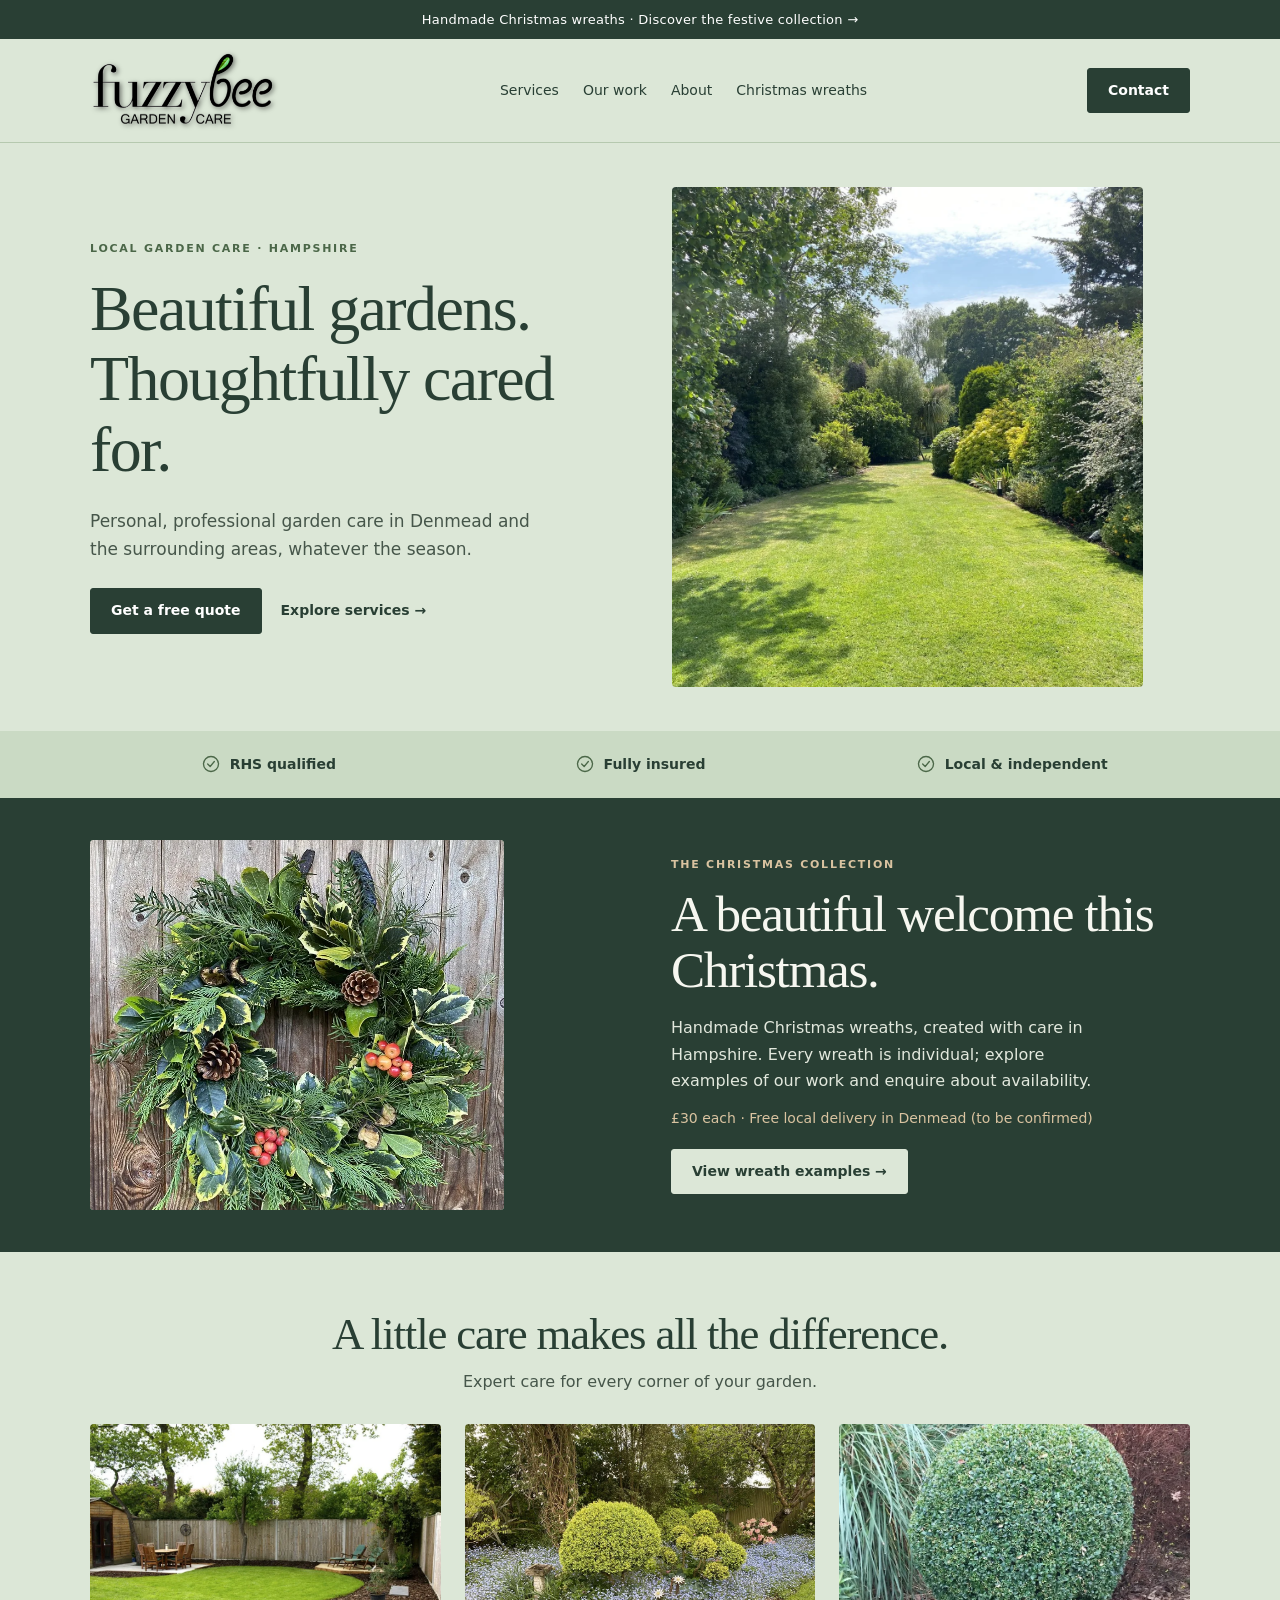
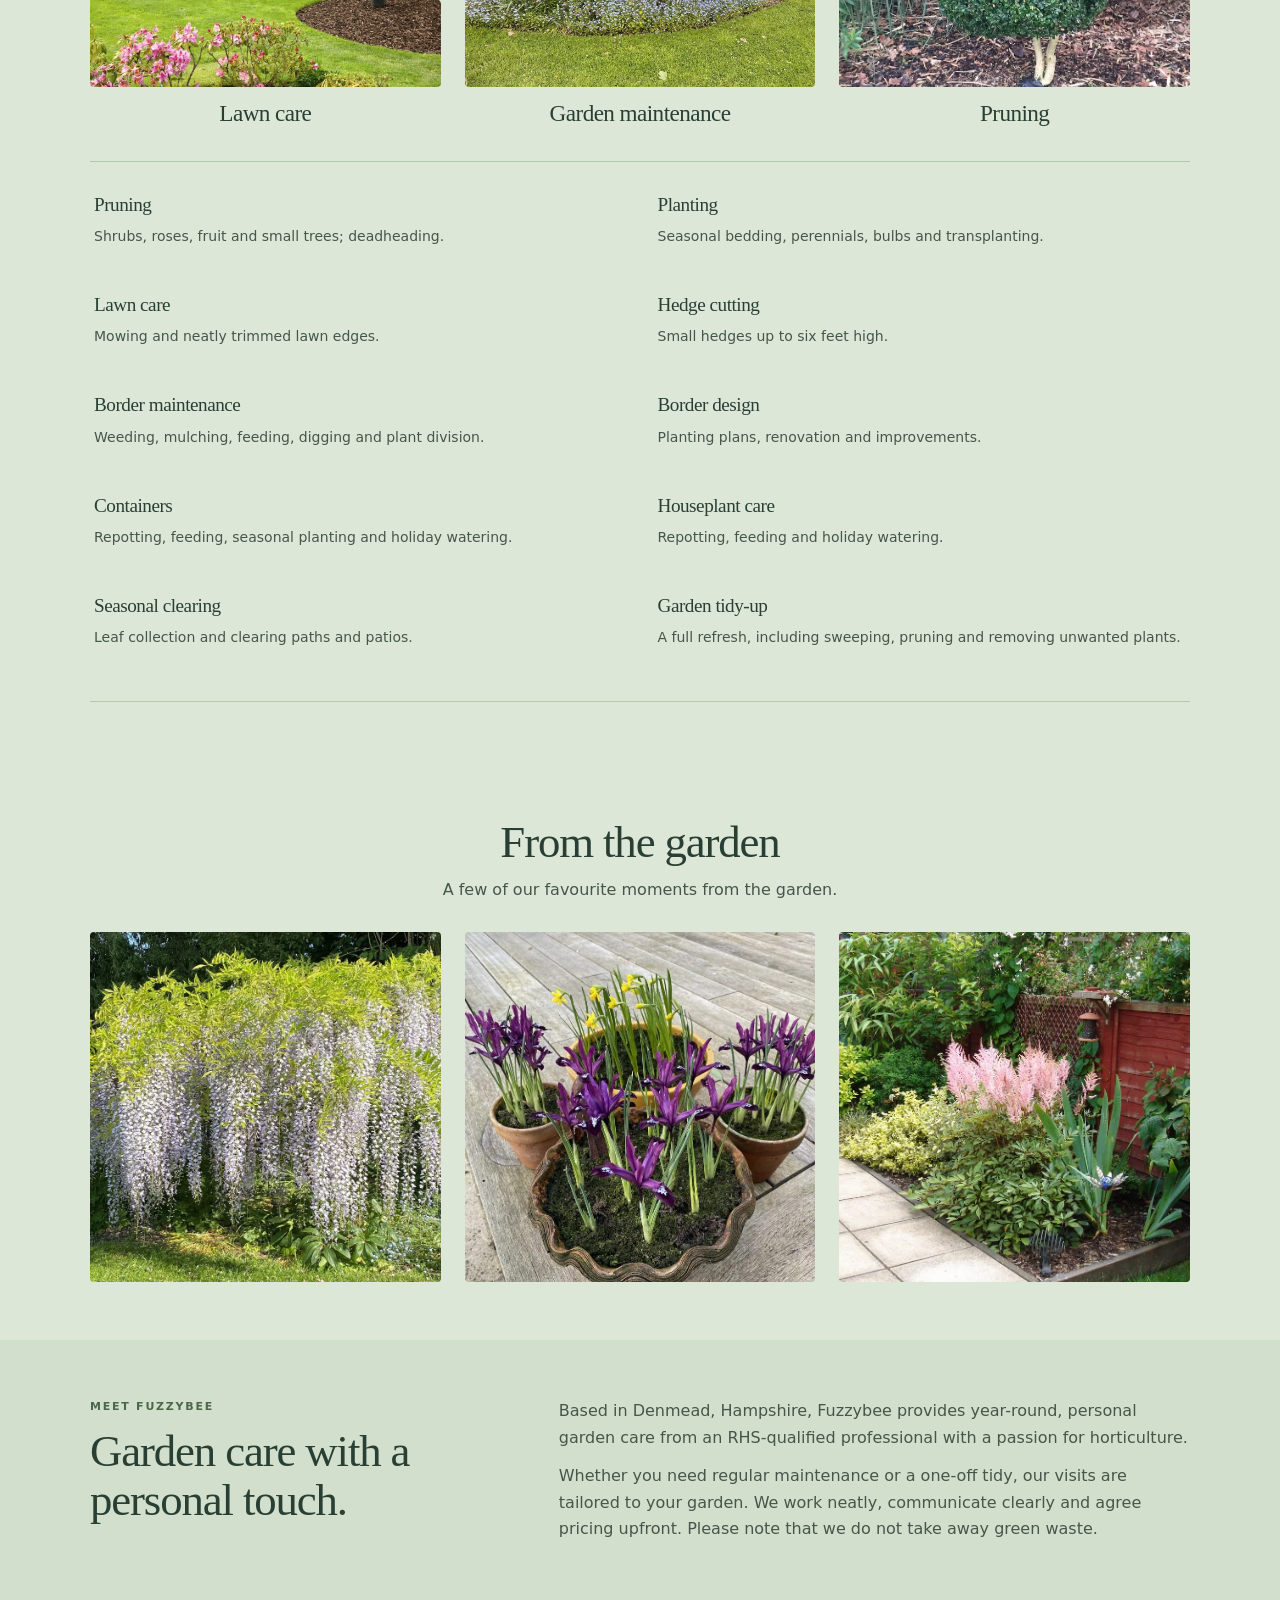
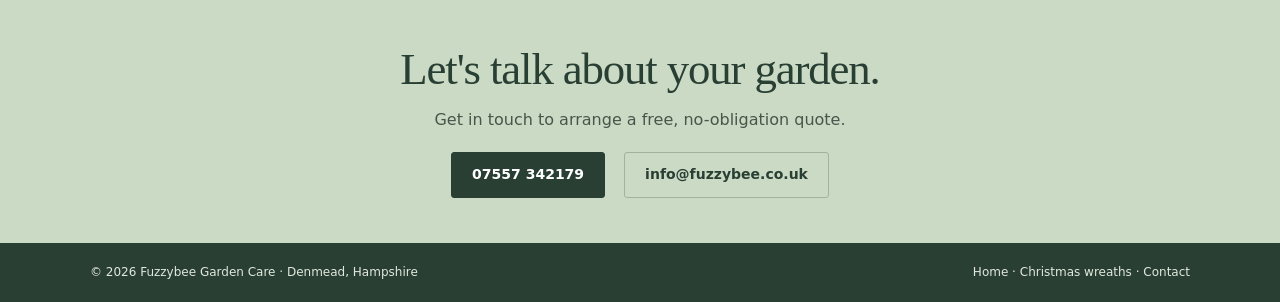
<file: index.html>
<!DOCTYPE html>

<html lang="en-GB"><head><meta charset="utf-8"/><meta content="width=device-width, initial-scale=1" name="viewport"/><meta content="Fuzzybee Garden Care — professional, personal garden maintenance in Denmead, Hampshire." name="description"/><title>Fuzzybee Garden Care | Denmead, Hampshire</title><link href="style.css" rel="stylesheet"/><script defer="" src="site.js"></script></head><body><div class="announcement"><a href="wreaths.html">Handmade Christmas wreaths · Discover the festive collection →</a></div><header><div class="wrap nav"><a aria-label="Fuzzybee Garden Care home" class="brand" href="#home"><img alt="Fuzzybee Garden Care" decoding="async" height="157" src="images/logo.png" width="362"/></a><nav aria-label="Main navigation"><a href="#services">Services</a><a href="#gallery">Our work</a><a href="#about">About</a><a href="wreaths.html">Christmas wreaths</a></nav><a class="btn" href="#contact">Contact</a></div></header><main id="home"><section class="wrap hero"><div><div class="eyebrow">Local garden care · Hampshire</div><h1>Beautiful gardens.<br/>Thoughtfully cared for.</h1><p>Personal, professional garden care in Denmead and the surrounding areas, whatever the season.</p><div class="actions"><a class="btn" href="#contact">Get a free quote</a><a class="textlink" href="#services">Explore services →</a></div></div><figure class="photo"><img alt="Homepage hero" decoding="async" fetchpriority="high" height="1200" src="images/hero.webp" style="transform:none;filter:none;object-position:center" width="1600"/></figure></section><section aria-label="Our credentials" class="trust"><div class="wrap"><span><svg aria-hidden="true" viewbox="0 0 24 24"><circle cx="12" cy="12" r="9"></circle><path d="m8 12 3 3 5-6" stroke-linecap="round" stroke-linejoin="round"></path></svg>RHS qualified</span><span><svg aria-hidden="true" viewbox="0 0 24 24"><circle cx="12" cy="12" r="9"></circle><path d="m8 12 3 3 5-6" stroke-linecap="round" stroke-linejoin="round"></path></svg>Fully insured</span><span><svg aria-hidden="true" viewbox="0 0 24 24"><circle cx="12" cy="12" r="9"></circle><path d="m8 12 3 3 5-6" stroke-linecap="round" stroke-linejoin="round"></path></svg>Local &amp; independent</span></div></section><section class="season"><div class="wrap"><figure class="photo"><img alt="Example of a handmade Fuzzybee Christmas wreath" decoding="async" height="1100" loading="lazy" src="images/wreath-02.webp" style="transform:none;filter:none;object-position:center;object-position:50% 47%" width="825"/></figure><div><div class="eyebrow">The Christmas collection</div><h2>A beautiful welcome this Christmas.</h2><p>Handmade Christmas wreaths, created with care in Hampshire. Every wreath is individual; explore examples of our work and enquire about availability.</p><div class="price">£30 each · Free local delivery in Denmead (to be confirmed)</div><a class="btn light" href="wreaths.html">View wreath examples →</a></div></div></section><section class="wrap section center" id="services"><h2>A little care makes all the difference.</h2><p>Expert care for every corner of your garden.</p><div class="tiles"><a href="#all-services"><figure class="photo first"><img alt="Lawn care" decoding="async" height="732" loading="lazy" src="images/lawn-care.webp" style="transform:none;filter:none;object-position:center" width="1100"/></figure><h3>Lawn care</h3></a><a href="#all-services"><figure class="photo second"><img alt="Garden maintenance" decoding="async" height="825" loading="lazy" src="images/garden-maintenance.webp" style="transform:none;filter:none;object-position:center" width="1100"/></figure><h3>Garden maintenance</h3></a><a href="#all-services"><figure class="photo third"><img alt="Pruning" decoding="async" height="1100" loading="lazy" src="images/pruning.webp" style="transform:none;filter:none;object-position:center;object-position:50% 56%" width="825"/></figure><h3>Pruning</h3></a></div><div class="details" id="all-services" style="padding-top: 24px;"><div class="service-list"><div><h3>Pruning</h3><p>Shrubs, roses, fruit and small trees; deadheading.</p></div><div><h3>Planting</h3><p>Seasonal bedding, perennials, bulbs and transplanting.</p></div><div><h3>Lawn care</h3><p>Mowing and neatly trimmed lawn edges.</p></div><div><h3>Hedge cutting</h3><p>Small hedges up to six feet high.</p></div><div><h3>Border maintenance</h3><p>Weeding, mulching, feeding, digging and plant division.</p></div><div><h3>Border design</h3><p>Planting plans, renovation and improvements.</p></div><div><h3>Containers</h3><p>Repotting, feeding, seasonal planting and holiday watering.</p></div><div><h3>Houseplant care</h3><p>Repotting, feeding and holiday watering.</p></div><div><h3>Seasonal clearing</h3><p>Leaf collection and clearing paths and patios.</p></div><div><h3>Garden tidy-up</h3><p>A full refresh, including sweeping, pruning and removing unwanted plants.</p></div></div></div></section><section class="wrap section center gallery" id="gallery"><h2>From the garden</h2><p>A few of our favourite moments from the garden.</p><div class="tiles"><figure class="photo"><img alt="Gallery — wisteria" decoding="async" height="825" loading="lazy" src="images/gallery-wisteria.webp" style="transform:none;filter:none;object-position:center" width="1100"/></figure><figure class="photo"><img alt="Gallery — containers" decoding="async" height="1100" loading="lazy" src="images/gallery-containers.webp" style="transform:none;filter:none;object-position:center" width="825"/></figure><figure class="photo"><img alt="Gallery — borders" decoding="async" height="733" loading="lazy" src="images/gallery-borders.webp" style="transform:none;filter:none;object-position:center" width="1100"/></figure></div></section><section class="about section" id="about"><div class="wrap"><div><div class="eyebrow">Meet Fuzzybee</div><h2>Garden care with a personal touch.</h2></div><div><p>Based in Denmead, Hampshire, Fuzzybee provides year-round, personal garden care from an RHS-qualified professional with a passion for horticulture.</p><p>Whether you need regular maintenance or a one-off tidy, our visits are tailored to your garden. We work neatly, communicate clearly and agree pricing upfront. Please note that we do not take away green waste.</p></div></div></section><section class="contact" id="contact"><h2>Let's talk about your garden.</h2><p>Get in touch to arrange a free, no-obligation quote.</p><div class="actions"><a class="btn" href="tel:07557342179">07557 342179</a><a class="btn outline" href="mailto:info@fuzzybee.co.uk">info@fuzzybee.co.uk</a></div></section></main><footer><div class="wrap"><span>© 2026 Fuzzybee Garden Care · Denmead, Hampshire</span><span><a href="#home">Home</a> · <a href="wreaths.html">Christmas wreaths</a> · <a href="#contact">Contact</a></span></div></footer></body></html>
</file>
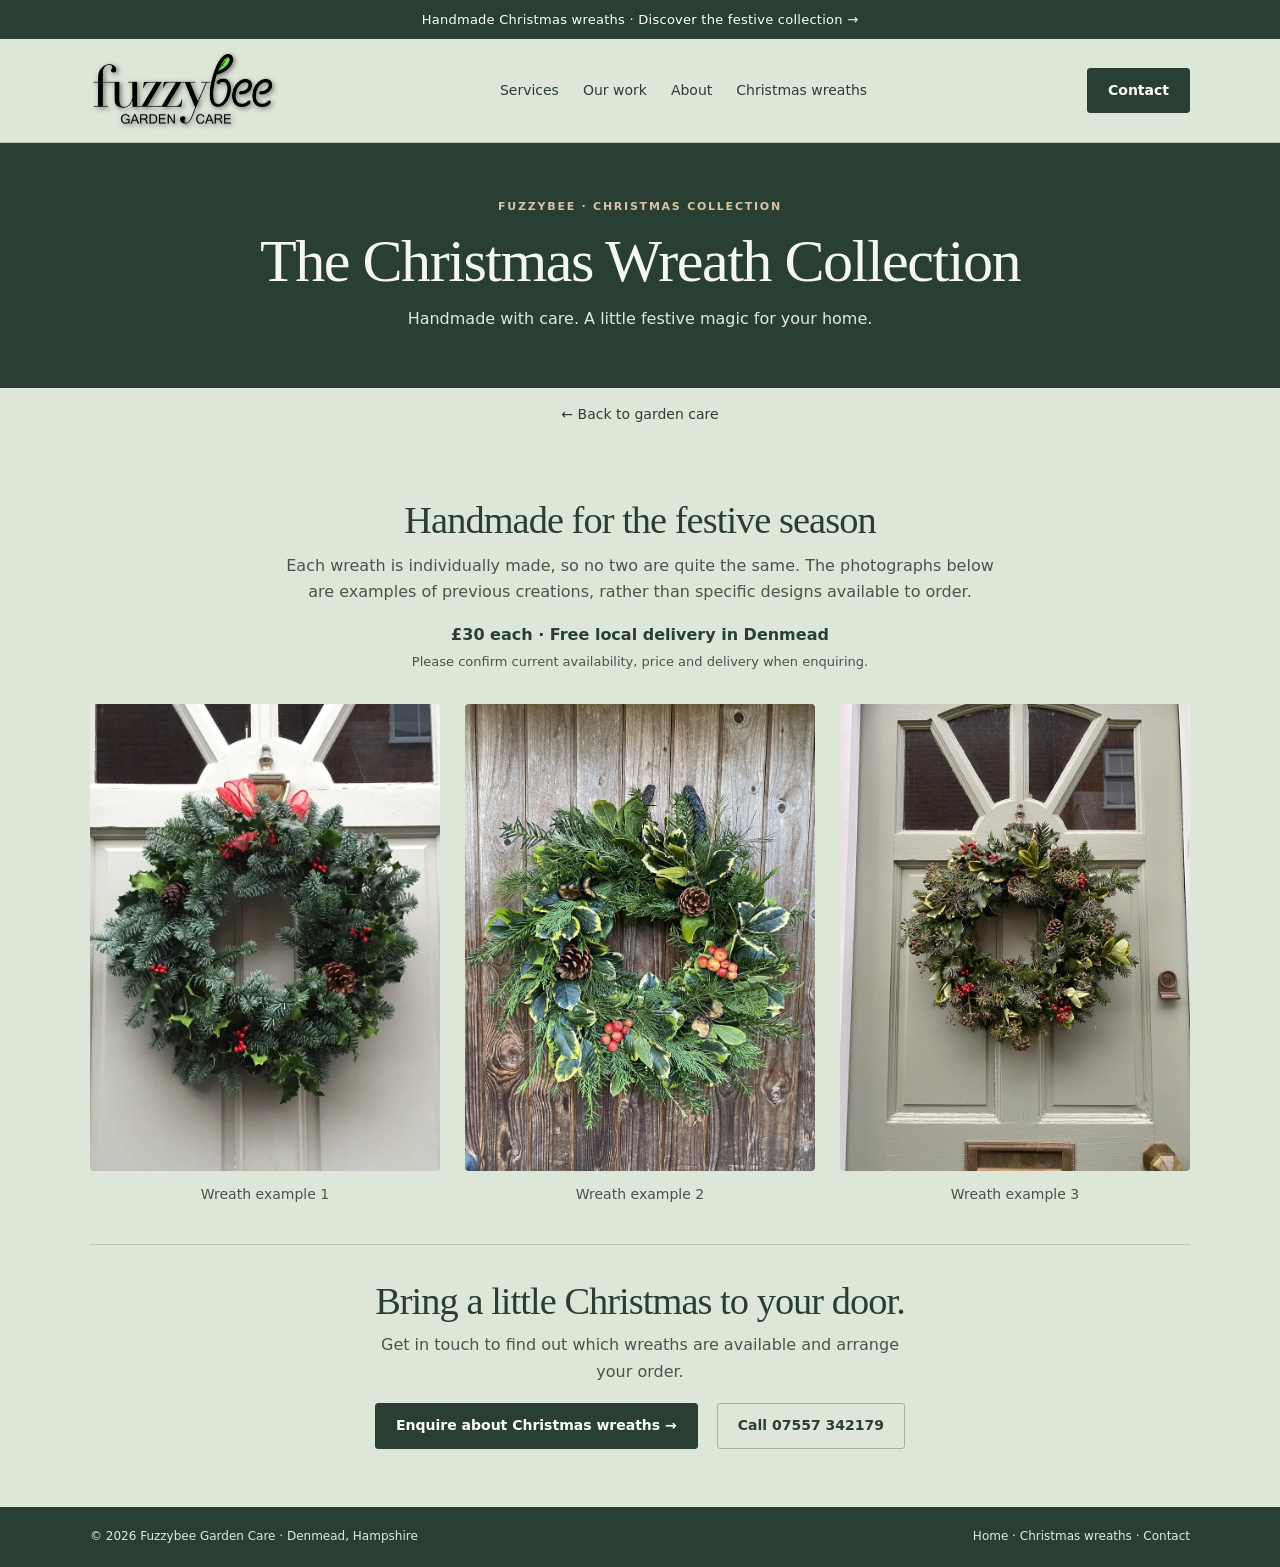
<file: wreaths.html>
<!DOCTYPE html>

<html lang="en-GB"><head><meta charset="utf-8"/><meta content="width=device-width, initial-scale=1" name="viewport"/><meta content="Handmade Christmas wreaths from Fuzzybee Garden Care in Denmead, Hampshire. Browse examples and enquire about availability." name="description"/><title>Christmas Wreaths | Fuzzybee Garden Care</title><link href="style.css" rel="stylesheet"/><script defer="" src="site.js"></script></head><body><div class="announcement"><a href="wreaths.html">Handmade Christmas wreaths · Discover the festive collection →</a></div><header><div class="wrap nav"><a aria-label="Fuzzybee Garden Care home" class="brand" href="index.html"><img alt="Fuzzybee Garden Care" decoding="async" height="157" src="images/logo.png" width="362"/></a><nav aria-label="Main navigation"><a href="index.html#services">Services</a><a href="index.html#gallery">Our work</a><a href="index.html#about">About</a><a href="wreaths.html">Christmas wreaths</a></nav><a class="btn" href="index.html#contact">Contact</a></div></header><main class="shop-view" id="wreaths"><div class="shop-hero"><div class="eyebrow">Fuzzybee · Christmas collection</div><h1>The Christmas Wreath Collection</h1><p>Handmade with care. A little festive magic for your home.</p></div><a class="back" href="index.html">← Back to garden care</a><div class="wrap section"><div class="wreath-intro"><h2>Handmade for the festive season</h2><p>Each wreath is individually made, so no two are quite the same. The photographs below are examples of previous creations, rather than specific designs available to order.</p><p class="wreath-price">£30 each · Free local delivery in Denmead</p><p class="price-note">Please confirm current availability, price and delivery when enquiring.</p></div><div class="products"><article class="product"><figure class="photo"><img alt="Example 1 of a handmade Fuzzybee Christmas wreath" decoding="async" height="1100" loading="lazy" src="images/wreath-01.webp" style="transform:none;filter:none;object-position:center;object-fit:contain;background:#ebe9e0" width="825"/></figure><p class="example-caption">Wreath example 1</p></article><article class="product"><figure class="photo"><img alt="Example 2 of a handmade Fuzzybee Christmas wreath" decoding="async" height="1100" loading="lazy" src="images/wreath-02.webp" style="transform:none;filter:none;object-position:center;object-fit:contain;background:#ebe9e0" width="825"/></figure><p class="example-caption">Wreath example 2</p></article><article class="product"><figure class="photo"><img alt="Example 3 of a handmade Fuzzybee Christmas wreath" decoding="async" height="1100" loading="lazy" src="images/wreath-03.webp" style="transform:none;filter:none;object-position:center;object-fit:contain;background:#ebe9e0" width="825"/></figure><p class="example-caption">Wreath example 3</p></article></div><div class="wreath-order"><h2>Bring a little Christmas to your door.</h2><p>Get in touch to find out which wreaths are available and arrange your order.</p><div class="actions"><a class="btn" href="mailto:info@fuzzybee.co.uk?subject=Christmas%20wreath%20enquiry&amp;body=Hello%20Fuzzybee%2C%0A%0AI%20would%20like%20to%20enquire%20about%20your%20handmade%20Christmas%20wreaths.%20Please%20let%20me%20know%20what%20is%20currently%20available%20and%20confirm%20the%20price%20and%20delivery%20arrangements.%0A%0AThank%20you.">Enquire about Christmas wreaths →</a><a class="btn outline" href="tel:07557342179">Call 07557 342179</a></div></div></div></main><footer><div class="wrap"><span>© 2026 Fuzzybee Garden Care · Denmead, Hampshire</span><span><a href="index.html">Home</a> · <a href="wreaths.html">Christmas wreaths</a> · <a href="index.html#contact">Contact</a></span></div></footer></body></html>
</file>
<file: style.css>
*{box-sizing:border-box} :root{--forest:#293f34;--paper:#faf8f2;--sage:#e9ede3;--ink:#293f34;--muted:#596359;--gold:#d9c3a0;--line:#d8ddcf}html{scroll-behavior:smooth;scroll-padding-top:20px}body{margin:0;background:var(--paper);color:var(--ink);font:16px/1.65 system-ui,-apple-system,BlinkMacSystemFont,"Segoe UI",sans-serif}a{color:inherit;text-decoration:none}a:hover{text-decoration:underline;text-underline-offset:4px}a:focus-visible,summary:focus-visible{outline:3px solid #ac8956;outline-offset:4px}h1,h2,h3,p,figure{margin:0}h1,h2,h3{font-family:Georgia,"Times New Roman",serif;font-weight:400;line-height:1.1;letter-spacing:-.025em}h1{font-size:clamp(2.8rem,5vw,4.6rem)}h2{font-size:clamp(2rem,3.5vw,3rem)}h3{font-size:1.45rem}p{color:var(--muted)}.wrap{max-width:1180px;margin:auto;padding-inline:40px}.announcement{background:var(--forest);color:#fff;text-align:center;padding:9px 15px;font-size:13px;letter-spacing:.02em}header{border-bottom:1px solid #e9e8df}.nav{display:flex;justify-content:space-between;align-items:center;gap:22px;min-height:90px}.brand{font:italic 35px/1 Georgia,serif;letter-spacing:-.065em;white-space:nowrap}.brand small{font:600 9px/2 system-ui;display:block;letter-spacing:.27em;text-align:center}.nav nav{display:flex;gap:24px;align-items:center;font-size:14px}.btn{display:inline-flex;align-items:center;justify-content:center;padding:12px 20px;background:var(--forest);border:1px solid var(--forest);color:white;border-radius:3px;font-size:14px;font-weight:600;line-height:1.4}.btn:hover{background:#415b46;text-decoration:none}.btn.light{background:var(--paper);color:var(--forest);border-color:var(--paper)}.btn.outline{background:transparent;color:var(--forest);border-color:#a6b09f}.btn.outline:hover{background:var(--sage)}.hero{display:grid;grid-template-columns:1fr 1fr;align-items:center;gap:64px;padding-top:44px;padding-bottom:44px}.eyebrow{font-size:11px;letter-spacing:.16em;font-weight:650;color:#697d60;text-transform:uppercase}.hero h1{margin:16px 0 22px}.hero p{max-width:440px;font-size:17px}.actions{display:flex;gap:19px;flex-wrap:wrap;align-items:center;margin-top:25px}.textlink{font-size:14px;font-weight:600}.photo{position:relative;overflow:hidden;border-radius:4px;background:#dfe6d5}.photo img{display:block;width:100%;height:100%;object-fit:cover}.hero .photo{aspect-ratio:4/4.25;max-height:500px}.photo figcaption{position:absolute;bottom:9px;left:9px;padding:4px 8px;background:#faf8f2e8;color:#52624f;font-size:10px;border-radius:2px}.trust{background:var(--sage);padding:22px 0}.trust .wrap{display:grid;grid-template-columns:repeat(3,1fr);gap:15px;text-align:center}.trust span{display:flex;justify-content:center;align-items:center;gap:9px;font-size:14px;font-weight:550}.trust svg{width:20px;height:20px;fill:none;stroke:#698060;stroke-width:1.6}.section{padding-block:58px}.center{text-align:center}.center p{margin:10px auto 28px;max-width:650px}.tiles{display:grid;grid-template-columns:repeat(3,1fr);gap:24px}.tiles .photo{aspect-ratio:4/3}.tiles h3{margin:14px 0 5px;text-align:center}.tiles p{text-align:center;font-size:14px}.tiles a{display:block}.tiles a:hover h3{text-decoration:underline;text-underline-offset:4px}.tiles .second img{transform:scale(1.23);object-position:20% 55%;filter:saturate(1.15)}.tiles .third img{transform:scale(1.35);object-position:80% 30%;filter:saturate(.8)}.center-action{text-align:center;margin-top:27px}.season{background:var(--forest);color:var(--paper)}.season .wrap{display:grid;grid-template-columns:1fr 1fr;align-items:center;gap:62px;padding-block:42px}.season .photo{aspect-ratio:1.12;max-height:370px}.season .photo img{object-position:50% 45%}.season .eyebrow{color:var(--gold)}.season h2{margin:12px 0 17px;font-size:clamp(2.3rem,4vw,3.5rem)}.season p{color:#e2e8dd;max-width:430px}.season .price{color:var(--gold);font-size:14px;margin:12px 0 19px}.gallery .photo{aspect-ratio:1}.gallery .photo:nth-child(2) img{object-position:30% 50%;transform:scale(1.18)}.gallery .photo:nth-child(3) img{object-position:70% 30%;transform:scale(1.3)}.about{background:#f1f1e8}.about .wrap{display:grid;grid-template-columns:.8fr 1.2fr;gap:48px;align-items:start}.about p+p{margin-top:12px}.about h2{margin-top:10px}.details{border-block:1px solid var(--line);margin-top:30px;text-align:left}.details summary{cursor:pointer;padding:15px 4px;font-weight:600;font-size:14px}.service-list{display:grid;grid-template-columns:repeat(2,1fr);gap:18px 35px;padding:8px 4px 24px}.service-list h3{font-size:1.2rem;margin-bottom:4px}.service-list p{font-size:14px}.contact{background:var(--sage);text-align:center;padding:45px 20px}.contact p{margin:12px 0 19px}.contact .actions{justify-content:center;margin-top:15px}footer{background:var(--forest);color:#e2e8dd;padding:20px 0;font-size:12px}footer .wrap{display:flex;justify-content:space-between;gap:20px;flex-wrap:wrap}.shop-hero{background:var(--forest);color:var(--paper);text-align:center;padding:55px 20px}.shop-hero .eyebrow{color:var(--gold)}.shop-hero h1{font-size:clamp(2.6rem,4.7vw,4rem);margin:12px 0}.shop-hero p{color:#e2e8dd}.products{display:grid;grid-template-columns:repeat(3,1fr);gap:25px}.product .photo{aspect-ratio:3/4}.product h3{margin:15px 0 6px}.product p{font-size:14px}.product .price{font:25px Georgia,serif;color:var(--forest);margin:12px 0}.product .btn{width:100%}.product details{margin-top:10px;font-size:13px}.product summary{cursor:pointer}.notice{font-size:13px;color:var(--muted);margin:0 0 22px;text-align:center}.shop-view{display:none}.shop-view:target{display:block}.shop-view:target~main{display:none}.shop-view:target~footer{display:block}.back{display:block;text-align:center;padding:15px 0;font-size:14px}.mobile-only{display:none}@media(max-width:860px){.wrap{padding-inline:25px}.nav{min-height:78px;flex-wrap:wrap;gap:10px;padding-block:13px}.nav nav{order:3;flex-basis:100%;justify-content:space-between;gap:10px;font-size:13px}.hero{gap:28px}.hero h1{font-size:clamp(2.3rem,5.2vw,3.7rem)}.season .wrap{gap:30px}.tiles{gap:16px}.section{padding-block:42px}}@media(max-width:580px){.wrap{padding-inline:19px}.nav nav{overflow-x:auto;justify-content:flex-start;gap:20px;white-space:nowrap;padding-block:6px}.brand{font-size:29px}.nav .btn{padding:9px 15px}.hero{grid-template-columns:1fr;padding-top:29px;padding-bottom:24px;gap:25px}.hero h1{font-size:2.75rem;margin:10px 0 15px}.hero p{font-size:15px}.hero .photo{aspect-ratio:4/3}.actions{gap:13px;margin-top:20px}.trust{padding:15px 0}.trust .wrap{gap:8px}.trust span{font-size:11px;flex-direction:column;gap:4px}.tiles{grid-template-columns:1fr;gap:25px}.tiles .photo{aspect-ratio:16/9}.tiles h3{margin-top:10px}.season .wrap{grid-template-columns:1fr;padding-block:25px;gap:22px}.season .photo{aspect-ratio:4/3}.season h2{font-size:2.45rem}.gallery .tiles{grid-template-columns:repeat(3,1fr);gap:7px}.gallery .photo{aspect-ratio:1}.gallery figcaption{display:none}.about .wrap{grid-template-columns:1fr;gap:18px}.service-list{grid-template-columns:1fr}.products{grid-template-columns:1fr;gap:32px}.product .photo{aspect-ratio:4/3}.product .photo img{object-position:50% 42%}.shop-hero{padding:36px 15px}.section{padding-block:36px}}@media(prefers-reduced-motion:reduce){html{scroll-behavior:auto}}
@media(max-width:580px){.product .photo{aspect-ratio:3/4;max-height:470px}.product .photo img{object-fit:contain}}
.brand{display:flex;align-items:center;flex-shrink:0;line-height:0}.brand img{display:block;width:190px;height:auto;max-width:100%}.nav{padding-block:10px}@media(max-width:580px){.brand img{width:155px}}

/* Botanical palette revision; layout and imagery unchanged. */
:root{--paper:#dce7d7;--sage:#cadac4;--line:#b6c9af;--muted:#46564a}header{border-bottom-color:#b6c9af}.about{background:#d1dfcc}.eyebrow{color:#4b6748}.trust svg{stroke:#4b6748}.season,.shop-hero{color:#f6f7f0}.photo figcaption{background:#dce7d7ee}

/* Seasonal collection: examples rather than fixed catalogue items. */
.wreath-intro{text-align:center;max-width:730px;margin:0 auto 32px}.wreath-intro h2{font-size:clamp(1.8rem,3vw,2.5rem);margin-bottom:12px}.wreath-intro .wreath-price{font-weight:650;color:var(--forest);margin-top:16px}.wreath-intro .price-note{font-size:13px;margin-top:3px}.example-caption{text-align:center;margin:12px 0 0;font-size:14px;color:var(--muted)}.wreath-order{text-align:center;border-top:1px solid var(--line);margin-top:38px;padding-top:35px}.wreath-order p{margin:10px auto 18px;max-width:550px}.wreath-order .actions{justify-content:center;margin-top:18px}.wreath-order h2{font-size:clamp(1.9rem,3vw,2.6rem)}

/* Standalone Christmas collection page. */
.shop-view{display:block}
</file>
